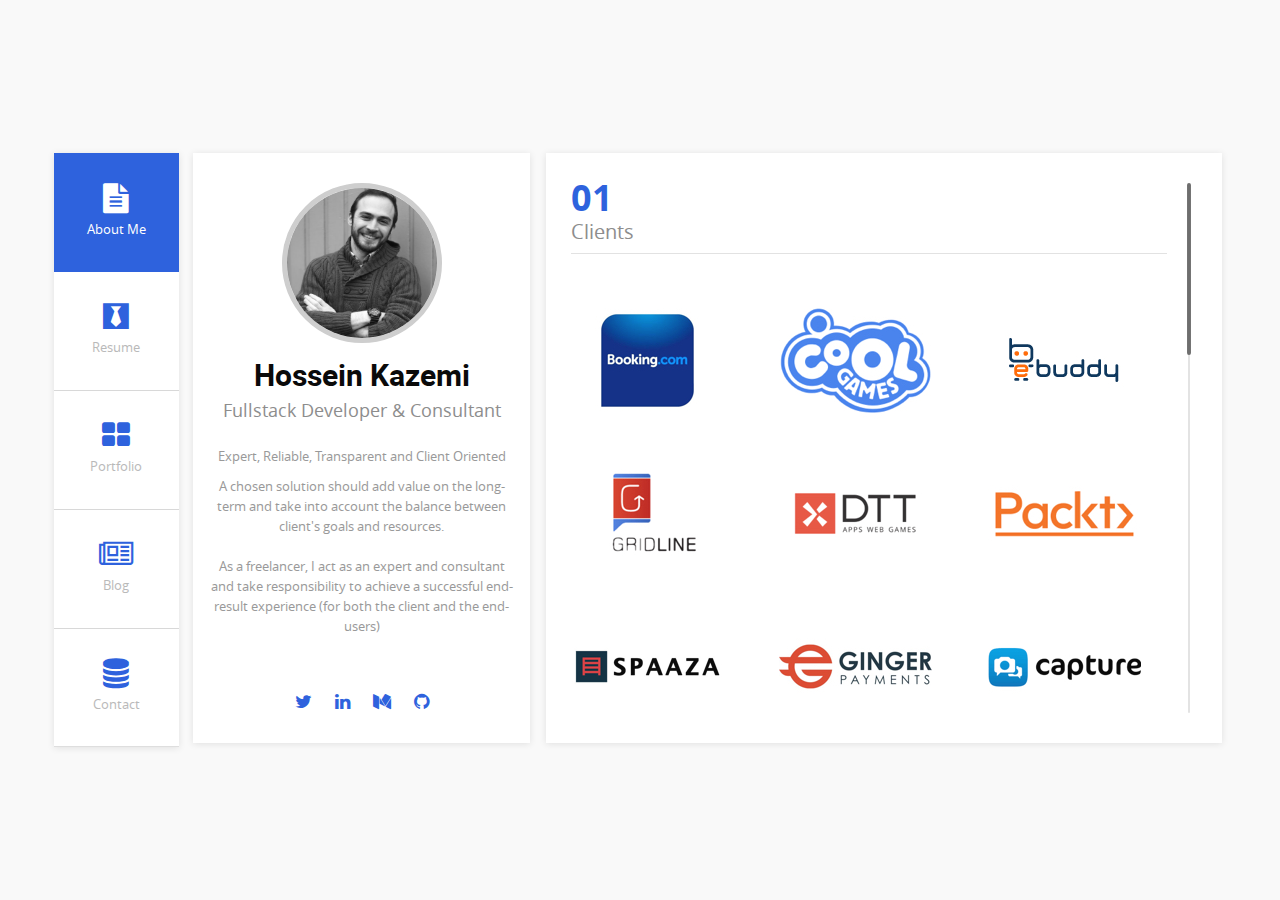
<file: index.html>
<!doctype html><html class="no-js"><head><meta charset="utf-8"><meta name="description" content=""><meta name="viewport" content="width=device-width,initial-scale=1"><title>hosseinkazemi me</title><link rel="apple-touch-icon" href="apple-touch-icon.png"><link rel="stylesheet" href="styles/vendor.css"><link rel="stylesheet" href="styles/main.css"><script src="scripts/vendor/modernizr.js"></script></head><body><div id="preloader"><div id="status">&nbsp;</div></div><section class="content"><div class="container content-container"><div class="row"><div class="col-md-5 col-sm-12 clearfix pad-ex left-section"><div class="main-profile clearfix"><img alt="" class="img-circle pro-img" src="images/hosseinkazemi.jpg"><div class="text-wrapper"><h3>Hossein Kazemi</h3><h4>Fullstack Developer & Consultant</h4><p>Expert, Reliable, Transparent and Client Oriented</p><p>A chosen solution should add value on the long-term and take into account the balance between client's goals and resources.<br><br>As a freelancer, I act as an expert and consultant and take responsibility to achieve a successful end-result experience (for both the client and the end-users)</p></div><div class="social-wrapper"><a href="https://twitter.com/hossein761" target="_blank"><i class="fa fa-twitter" aria-hidden="true"></i></a> <a href="https://www.linkedin.com/in/hossein-kazemi-0b86851b/" target="_blank"><i class="fa fa-linkedin" aria-hidden="true"></i></a> <a href="https://medium.com/@hossein.kazemi" target="_blank"><i class="fa fa-medium" aria-hidden="true"></i></a> <a href="https://github.com/hossein761" target="_blank"><i class="fa fa-github" aria-hidden="true"></i></a></div></div><ul class="side-menu nav nav-tabs clearfix"><li class="active"><a data-toggle="tab" href="#home"><i class="fa fa-file-text" aria-hidden="true"></i><br><span>About Me</span></a></li><li><a data-toggle="tab" href="#resume"><i class="fa fa-black-tie" aria-hidden="true"></i><br><span>Resume</span></a></li><li><a data-toggle="tab" href="#portfo"><i class="fa fa-th-large" aria-hidden="true"></i><br><span>Portfolio</span></a></li><li><a data-toggle="tab" href="#blog"><i class="fa fa-newspaper-o" aria-hidden="true"></i><br><span>Blog</span></a></li><li><a data-toggle="tab" href="#contact"><i class="fa fa fa-database" aria-hidden="true"></i><br><span>Contact</span></a></li></ul></div><div class="col-md-7 col-sm-12 pad-0"><div class="details-wrapper"><div class="tab-content pad-ex"><div id="home" class="tab-pane fade in active mCustomScrollbar" data-mcs-theme="dark"><div class="about-us main-container"><div class="details-row row-m-bttom"><span class="number">01</span><h3 class="row-heading">Clients</h3><div class="row"><div class="col-xs-4"><img src="images/booking1.jpg" class="img-responsive"></div><div class="col-xs-4"><img src="images/coolgames.jpg" class="img-responsive"></div><div class="col-xs-4"><img src="images/ebuddy.jpg" class="img-responsive"></div></div><div class="row"><div class="col-xs-4"><img src="images/gridline.jpg" class="img-responsive"></div><div class="col-xs-4"><img src="images/dtt.jpg" class="img-responsive"></div><div class="col-xs-4"><img src="images/packt.jpg" class="img-responsive"></div></div><div class="row"><div class="col-xs-4"><img src="images/spaaza1.jpg" class="img-responsive"></div><div class="col-xs-4"><img src="images/ginger.jpg" class="img-responsive"></div><div class="col-xs-4"><img src="images/capture.jpg" class="img-responsive"></div></div><div class="row"><div class="col-xs-4"><img src="images/squads.jpg" class="img-responsive"></div><div class="col-xs-4"><img src="images/parabots.jpg" class="img-responsive"></div><div class="col-xs-4"><img src="images/ua.jpg" class="img-responsive"></div></div></div><div class="details-row row-m-bttom"><span class="number">02</span><h3 class="row-heading">My services</h3><ul class="service-list clearfix"><li class="col-sm-6 npl li-margin"><i class="fa fa-laptop" aria-hidden="true"></i><h4>Software Development</h4><p>Quality code and design, bringing in 7+ years of experience in software development with various technologies.</p></li><li class="col-sm-6 npr li-margin pad-l-0"><i class="fa fa-connectdevelop" aria-hidden="true"></i><h4>Machine Learning & NLP</h4><p>Having Msc in Artificial Intelligence in Machine Learning and Natural Language Processing, I can help you solve complex problems using state-of-the-art methods.</p></li><li class="col-sm-6 npl"><i class="fa fa-server" aria-hidden="true"></i><h4>DevOps</h4><p>Setting up reliable architecture and infrastructures on famous cloud providers such as Amazon AWS and Google Cloud.</p></li><li class="col-sm-6 npr pad-l-0"><i class="fa fa-puzzle-piece" aria-hidden="true"></i><h4>Technical Consultant</h4><p>Not sure what you need for your organization, which technology to choose? I can train the team, find workflow bottlenecks and improve the general productivity of your organization.</p></li></ul></div><div class="details-row row-m-bttom"><span class="number">03</span><h3 class="row-heading">Clients Testimonial</h3><div class="testimonial-list clearfix"><div id="myCarousel" class="carousel slide" data-ride="carousel" data-interval="3000"><ul class="carousel-inner" role="listbox"><li class="item active"><img alt="" class="img-circle" src="images/jeffrey.jpg"><div class="name-wrapper">Jeffrey van Dijk<br><span>Directeur Eigenaar, DTT</span></div><p><i>Hossein heeft DTT geholpen bij het inrichten van haar development processen en hosting omgeving. Na het inslaan van een aantal verkeerde wegen, heeft Hossein ons op het juiste pad gezet. Hossein in een paar woorden; integer, deskundig en verantwoordelijk. Hossein laat je niet met een vervelend gevoel achter.</i></p></li></ul><ol class="carousel-indicators"><li data-target="#myCarousel" data-slide-to="0" class="active"></li><li data-target="#myCarousel" data-slide-to="1"></li><li data-target="#myCarousel" data-slide-to="2"></li></ol></div></div></div></div></div><div id="resume" class="tab-pane fade mCustomScrollbar" data-mcs-theme="dark"><div class="resume main-container"><div class="details-row row-m-bttom"><span class="number">01</span><h3 class="row-heading">Experience</h3><ul class="event-list clearfix"><li class="event"><h5>Freelance Software Developer</h5><h6>Horsha</h6><div class="date">Apr. 2017 - Present</div><p>In charge of creating infrastructure for production<br>Loadtesting and stabilizing the services<br>Keywords: Java, Spring, AWS ECS, Devops, Terraform, Docker, Wercker</p></li><li class="event"><h5>Adviser & DevOps</h5><h6>Capture International B.V.</h6><div class="date">Apr. 2017 - Present</div><p>In charge of infrastructure scalability<br>Dockerizing development environments<br>Setting up CI/CD<br>Keywords: Devops, Python, Django, Terraform, Google Cloud, Docker, Jenkins</p></li><li class="event"><h5>Freelance Software Developer</h5><h6>Spaaza</h6><div class="date">Jan. 2017 - Present</div><p>In charge of stabalizing core infrastructure<br>Architecting and Developing SPAAZA’s new Receipts and Analytics Platform<br>Keywords:Java, Spring, Golang, ElasticSearch, Serverless, Docker, AWSECS, MachineLearning, DevOps, Terraform, Microservices</p></li><li class="event"><h5>Freelance Software Engineer</h5><h6>Ginger Payments</h6><div class="date">Jul. 2016 - Present</div><p>Integrating American Express as one of the supported payment providers for Ginger Platform<br>Development of a standalone 3DSecure service<br>Keywords: Python, Jython (Java), AWS Elastic Beanstalk, AWS DynamoDB, Microservices</p></li><li class="event"><h5>Independent Software Developer</h5><h6>StarterSquad</h6><div class="date">Jul. 2016 - Present</div><p>Software Development for various companies</p></li><li class="event"><h5>Co-Founder</h5><h6>FIND A SHELF</h6><div class="date">Sep. 2015 - Dec. 2016</div><p>A platform connecting independent product makers and brands to retail stores<br>Keywords: Business Development, Sales and Marketing during the day, Coding at night</p></li><li class="event"><h5>Technical Consultant</h5><h6>DTT Multimedia</h6><div class="date">May. 2016 - Jul. 2016</div><p>Coached the team to improve the work flow and work more agile<br>Involved with a massive migration of servers to a cloud based environment<br>Keywords: DevOps, Ansible, Consultancy, Agile, Scrum Master, Agile Coach</p></li><li class="event"><h5>Software Developer</h5><h6>BoosterMedia (CoolGames.com)</h6><div class="date">Mar. 2014 - Nov. 2015</div><p>In charge of scalability of Boostermedia's multi region platform<br>Designed and Developed the new Gaming Platform for company's flagship product CoolGames.com<br>Designed and Developed the new state of the art Event Service to capture and analyse the gamers' behaviours<br>Designed and Developed an analytics tool to gather and aggregate analytics data from 600+ Google Analytics accounts<br>Keywords: Java 8, Play Framework 2, Akka, Camel, ActiveMQ, Cassandra, Machine Learning, AWS, Packer</p></li><li class="event"><h5>Technical Reviewer</h5><h6>Packt Publishing</h6><div class="date">Jun. 2015 - Oct. 2015</div><p>Technical reviewer of the book Java Functional Programming.<br>Keywords: Technical Review, Java 8, Functional Programming</p></li><li class="event"><h5>Backend Developer</h5><h6>eBuddy</h6><div class="date">Apr. 2013 - Dec. 2013</div><p>Worked on various products and services such as XMS, GMS and APPX<br>Developed a Smart Messaging concept, to analyze user's messages real-time<br>Keywords: Java, Spring, ElasticSearch, Cassandra, NLP, Puppet</p></li><li class="event"><h5>Language Technology Developer</h5><h6>GridLine</h6><div class="date">Jan. 2012 - Mar. 2013</div><p>Improved and Developed various modules for the company's core products; Gridwalker-X: a lucene-based search engine; Gridwalker-R: Apache Mahout based recommendation System; Kilenkendetaal-QuickScan: service to measure the difficulty of text for Dutch language<br>Worked on various projects for the Dutch government<br>Keywords: Java, Apache Mahout, Apache Hadoop, Lucene, HBase, NLP, Machine Learning</p></li><li class="event"><h5>Web Developer</h5><h6>United Academics</h6><div class="date">Sep. 2011 - Dec. 2011</div><p>Part of developing the Social Media for the Academia<br>Keywords: Python, Django, Javascript</p></li><li class="event"><h5>Researcher</h5><h6>ParaBot Services</h6><div class="date">Jan. 2011 - Jul. 2011</div><p>Developed a Sentiment Analysis service as part of my master's thesis: A Semi-supervised approach to context-based sentiment analysis<br>Keywords: Python, Java, NLP, Machine Learning</p></li></ul></div><div class="details-row row-m-bttom"><span class="number">02</span><h3 class="row-heading">Skills</h3><ul class="client-list clearfix"><li class="col-sm-6 npl li-margin"><img alt="" src="images/java-tech.jpg"></li><li class="col-sm-6 npl li-margin"><img alt="" src="images/python-tech.jpg"></li></ul><ul class="client-list clearfix"><li class="col-sm-6 npl li-margin"><img alt="" src="images/tech-3.jpg"></li><li class="col-sm-6 npl li-margin"><img alt="" src="images/infra-tech.jpg"></li></ul><ul class="client-list clearfix"><li class="col-sm-6 npl li-margin"><img alt="" src="images/data-tech.jpg"></li><li class="col-sm-6 npl li-margin"><img alt="" src="images/overall.jpg"></li></ul></div><div class="details-row row-m-bttom"><span class="number">02</span><h3 class="row-heading">Education</h3><ul class="event-list clearfix"><li class="event"><h5>Msc Artificial Intelligence</h5><h6>University of Amsterdam</h6><div class="date">Sep. 2009 - Sep. 2011</div><p>Major Machine learning<br>Minor Natural Language Processing</p></li></ul></div></div></div><div id="portfo" class="tab-pane fade"><div class="portfolio main-container"><h3 class="row-heading">Portfolio</h3><div class="filters-menu clearfix"><ul><li><a class="filter" data-filter="all" href="#">ALL</a></li><li><a class="filter" data-filter=".category-1" href="#">WEB DESIGN</a></li><li><a class="filter" data-filter=".category-2" href="#">PRINT</a></li><li><a class="filter" data-filter=".category-3" href="#">APP DESIGN</a></li></ul></div><div id="container"><ul class="portfolio-wrapper clearfix"><li class="portfolio-item mix category-1 category-3" data-my-order="1"><a href="#" class="link-box"><div class="portfolio-hover"><div class="portfolio-hover-content"><h4>Digital Pad</h4><p>Graphic Design</p><div class="extra-ink"><i class="fa fa-link" aria-hidden="true"></i> <i class="fa fa-heart-o" aria-hidden="true"></i></div></div></div><div class="image"><img alt="" src="images/pfolio-img.png"></div></a></li><li class="portfolio-item mix category-1 category-3" data-my-order="2"><a href="#" class="link-box"><div class="portfolio-hover"><div class="portfolio-hover-content"><h4>Digital Pad</h4><p>Graphic Design</p><div class="extra-ink"><i class="fa fa-link" aria-hidden="true"></i> <i class="fa fa-heart-o" aria-hidden="true"></i></div></div></div><div class="image"><img alt="" src="images/pfolio-img.png"></div></a></li><li class="portfolio-item mix category-1 category-3" data-my-order="3"><a href="#" class="link-box"><div class="portfolio-hover"><div class="portfolio-hover-content"><h4>Digital Pad</h4><p>Graphic Design</p><div class="extra-ink"><i class="fa fa-link" aria-hidden="true"></i> <i class="fa fa-heart-o" aria-hidden="true"></i></div></div></div><div class="image"><img alt="" src="images/pfolio-img.png"></div></a></li><li class="portfolio-item mix category-1 category-3" data-my-order="4"><a href="#" class="link-box"><div class="portfolio-hover"><div class="portfolio-hover-content"><h4>Digital Pad</h4><p>Graphic Design</p><div class="extra-ink"><i class="fa fa-link" aria-hidden="true"></i> <i class="fa fa-heart-o" aria-hidden="true"></i></div></div></div><div class="image"><img alt="" src="images/pfolio-img.png"></div></a></li><li class="portfolio-item mix category-2" data-my-order="5"><a href="#" class="link-box"><div class="portfolio-hover"><div class="portfolio-hover-content"><h4>Apphub</h4><p>App Design</p><div class="extra-ink"><i class="fa fa-link" aria-hidden="true"></i> <i class="fa fa-heart-o" aria-hidden="true"></i></div></div></div><div class="image"><img alt="" src="images/pfolio-img.png"></div></a></li><li class="portfolio-item mix category-2" data-my-order="6"><a href="#" class="link-box"><div class="portfolio-hover"><div class="portfolio-hover-content"><h4>Apphub</h4><p>App Design</p><div class="extra-ink"><i class="fa fa-link" aria-hidden="true"></i> <i class="fa fa-heart-o" aria-hidden="true"></i></div></div></div><div class="image"><img alt="" src="images/pfolio-img.png"></div></a></li></ul></div></div></div><div id="blog" class="tab-pane fade mCustomScrollbar" data-mcs-theme="dark"><div class="blog main-container"><div class="details-row row-m-bttom"><h3 class="row-heading">Blog</h3><ul class="blog-list clearfix"><li><img alt="" src="images/blog-img.png"><h4>A designer must should know how to write clean code</h4><p>Lorem ipsum dolor sit amet, ridens eligendi an nec, his nostro dolorum splendide te. Docendi intellegebat eu pro, ius in facilis reprimique. Primis aliquando vis ne. At per diceret numquam. Ne vim aliquid accusamus.</p><a href="#">Read More</a></li><li><img alt="" src="images/blog-img.png"><h4>A designer must should know how to write clean code</h4><p>Lorem ipsum dolor sit amet, ridens eligendi an nec, his nostro dolorum splendide te. Docendi intellegebat eu pro, ius in facilis reprimique. Primis aliquando vis ne. At per diceret numquam. Ne vim aliquid accusamus.</p><a href="#">Read More</a></li><li><img alt="" src="images/blog-img.png"><h4>A designer must should know how to write clean code</h4><p>Lorem ipsum dolor sit amet, ridens eligendi an nec, his nostro dolorum splendide te. Docendi intellegebat eu pro, ius in facilis reprimique. Primis aliquando vis ne. At per diceret numquam. Ne vim aliquid accusamus.</p><a href="#">Read More</a></li></ul></div></div></div><div id="contact" class="tab-pane fade mCustomScrollbar" data-mcs-theme="dark"><div class="contact main-container"><div class="details-row row-m-bttom"><span class="number">01</span><h3 class="row-heading">Contact info</h3><ul class="contact-list clearfix"><li class="col-md-4 npl"><i class="fa fa-map-marker" aria-hidden="true"></i><h5>Visiting Address</h5><p>Herengracht 504<br>1031KB, Amsterdam<br>The Netherlands</p></li><li class="col-md-4 npr pad-l-0"><i class="fa fa-envelope-o" aria-hidden="true"></i><h5>Mail</h5><p>mrhosseinkazemi<br>[@]<br>gmail[.]com</p></li><li class="col-md-4 npr pad-l-0"><i class="fa fa-envelope-o" aria-hidden="true"></i><h5>Chamber of Commerce (KVK)</h5><p>66217776</p></li></ul></div></div></div></div></div></div></div></div></section><script>!function(e,t,a,n,c,o){e.GoogleAnalyticsObject=n,e[n]||(e[n]=function(){(e[n].q=e[n].q||[]).push(arguments)}),e[n].l=+new Date,c=t.createElement(a),o=t.getElementsByTagName(a)[0],c.src="https://www.google-analytics.com/analytics.js",o.parentNode.insertBefore(c,o)}(window,document,"script","ga"),ga("create","UA-XXXXX-X"),ga("send","pageview")</script><script src="scripts/vendor.js"></script><script src="scripts/plugins.js"></script><script src="scripts/main.js"></script></body></html>
</file>
